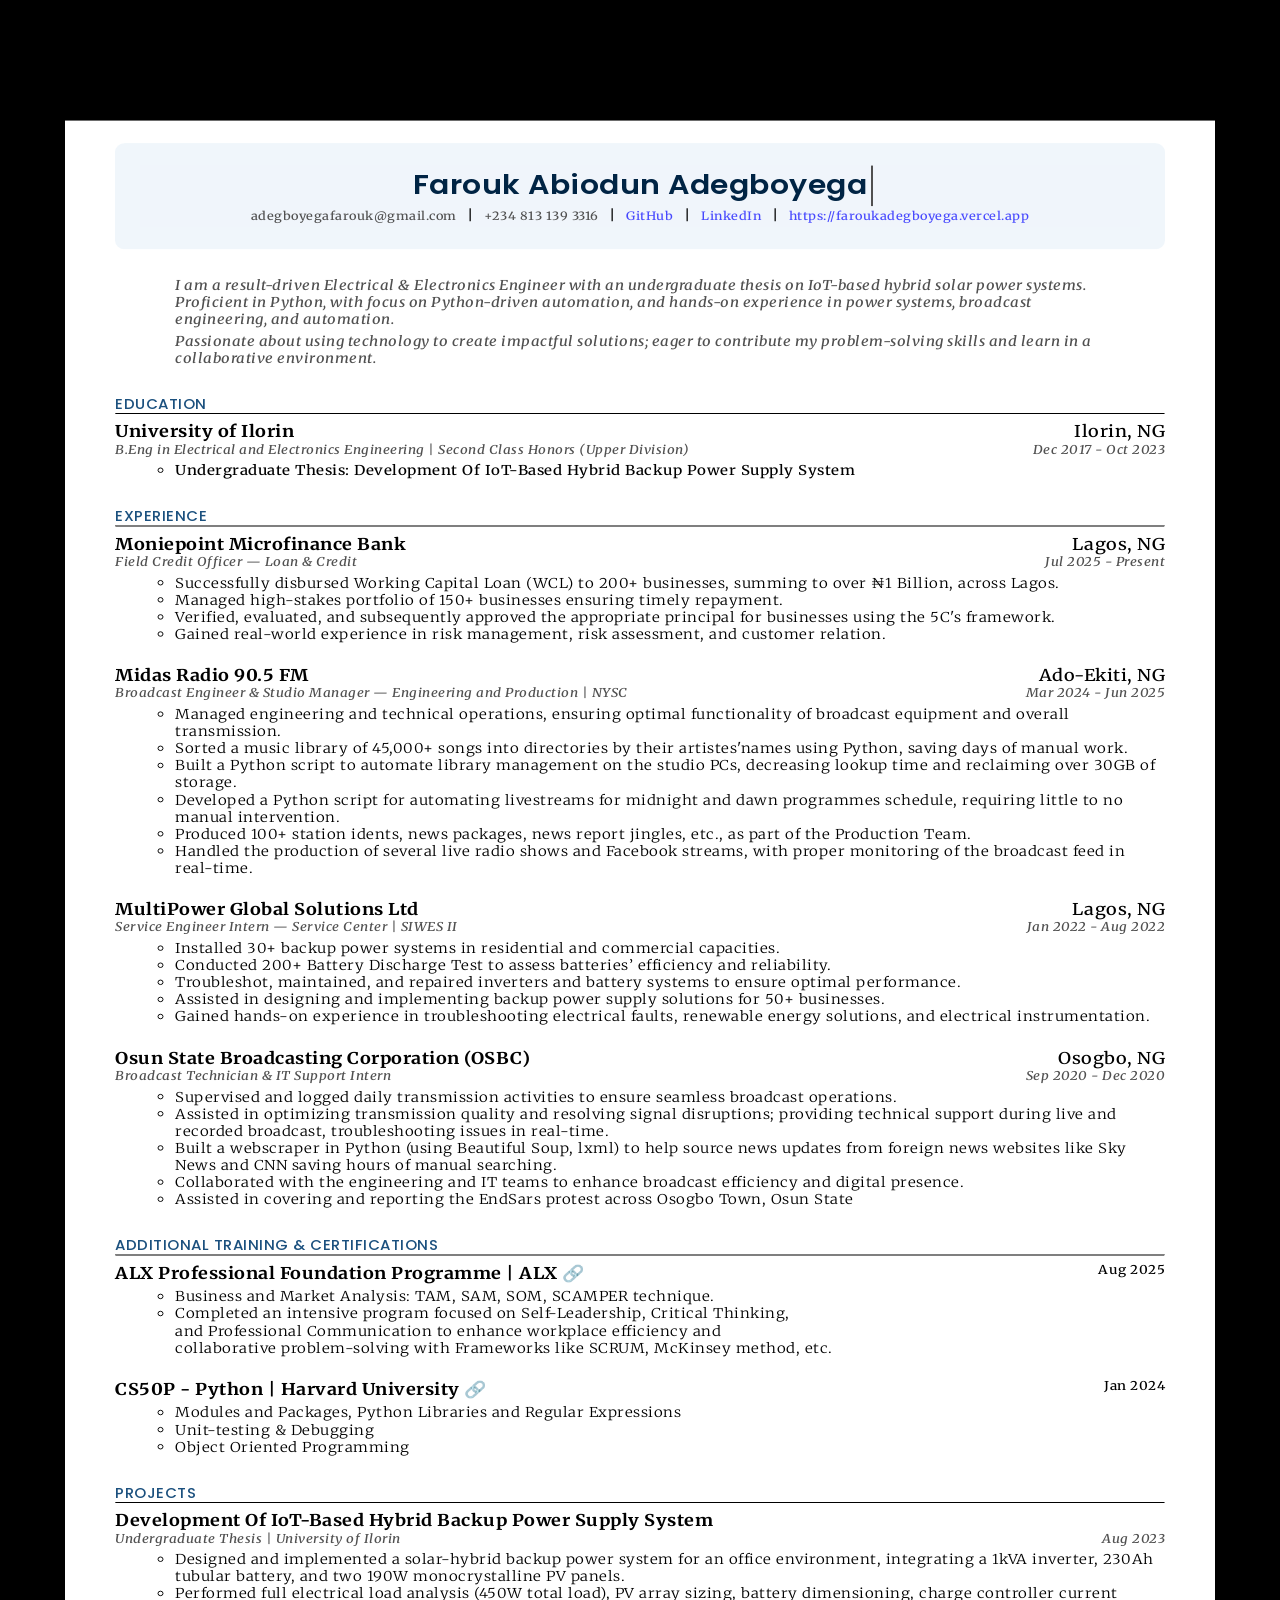
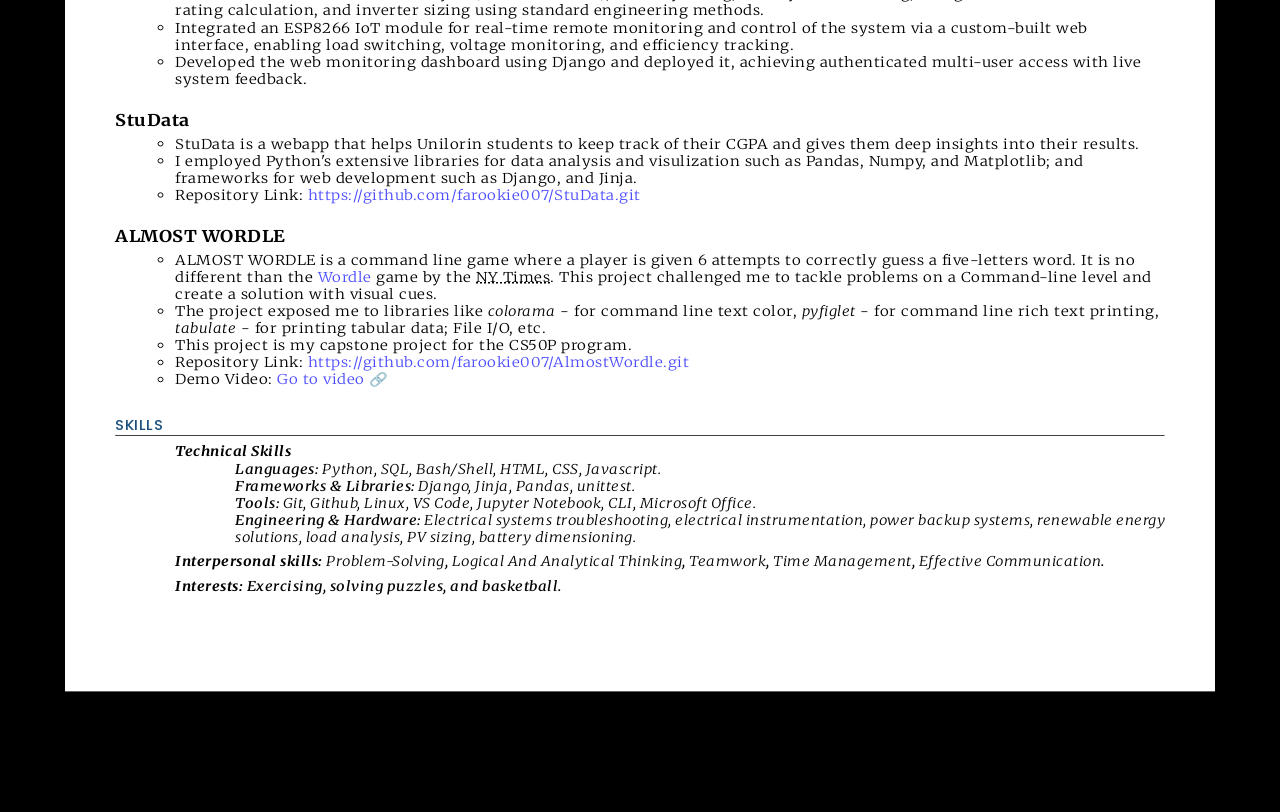
<file: index.html>
<!DOCTYPE html>
<html lang="en">
<head>
    <meta http-equiv="Content-Type" content="text/html; charset=UTF-8">
    <meta name="viewport" content="width=device-width, initial-scale=1.0">
    <link rel="stylesheet" href="./resume.css">
    <title>Farouk Adegboyega - CV</title>
</head>

<body>
    <div id="wrapper">
        <div id="top">
            <div id="bio-name" class="title name txt-center x-big">
                Farouk Abiodun Adegboyega
                <div class="job-title">
                    <!--
B.Eng. Electrical &amp;<br>Electronics Engineering
-->
                </div>
            </div>
            <ul id="contacts" class="x-small">
                <li>adegboyegafarouk@gmail.com</li>
                <li>|</li>
                <li>+234 813 139 3316</li>
                <li>|</li>
                <li><a href="https://github.com/farookie007" target="_blank" rel="noopener noreferrer">GitHub</a></li>
                <li>|</li>
                <li><a href="https://www.linkedin.com/in/faroukadegboyega" target="_blank" rel="noopener noreferrer">LinkedIn</a></li>
                <li>|</li>
                <li><a href="https://faroukadegboyega.vercel.app/">https://faroukadegboyega.vercel.app</a></li>
            </ul>
        </div>




        <div id="education" class="section">
            <div class="container">
                <div class="italics grey" id="pf-bio">
<p>
I am a result-driven Electrical & Electronics Engineer with an undergraduate thesis on IoT-based hybrid solar power systems. Proficient in Python, with focus on Python-driven automation, and hands-on experience in power systems, broadcast engineering, and automation.
</p>
<p>
Passionate about using technology to create impactful solutions; eager to contribute my problem-solving skills and learn in a collaborative environment.
</p>
                </div>
            </div>

        </div>



        <div id="education" class="section">
            <div class="title uppercase">Education</div>
            <hr>
            <div class="container">
                <div class="flex space-btw big">
                    <div class="x-bold">University of Ilorin</div>
                    <div class="bold">Ilorin, NG</div>
                </div>
                <div class="flex space-btw italics small grey">
                    <div>B.Eng in Electrical and Electronics Engineering | Second Class Honors (Upper Division)</div>
                    <div>Dec 2017 - Oct 2023</div>
                </div>
<ul class="indent">
<li>
<span class="bold">Undergraduate Thesis:</span> Development Of IoT-Based Hybrid Backup Power Supply System
</li>
</ul>

            </div>

        </div>
        <div id="experience" class="section">
            <div class="title uppercase">Experience</div>
            <hr>


            <div class="container">
                <div class="flex space-btw big">
                    <div class="x-bold">Moniepoint Microfinance Bank</div>
                    <div class="bold">Lagos, NG</div>
                </div>
                <div class="flex space-btw italics small grey">
                    <div>Field Credit Officer — Loan & Credit</div>
                    <div>Jul 2025 - Present</div>
                </div>
                <ul class="indent light">

                    <li>Successfully disbursed Working Capital Loan (WCL) to 200+ businesses, summing to over ₦1 Billion, across Lagos.</li>
                    <li>Managed high-stakes portfolio of 150+ businesses ensuring timely repayment.
</li>
                    <li>Verified, evaluated, and subsequently approved the appropriate principal for businesses using the 5C's framework.</li>
                    <li>Gained real-world experience in risk management, risk assessment, and customer relation. 
</li>
                </ul>
            </div>

            <div class="container">
                <div class="flex space-btw big">
                    <div class="x-bold">Midas Radio 90.5 FM</div>
                    <div class="bold">Ado-Ekiti, NG</div>
                </div>
                <div class="flex space-btw italics small grey">
                    <div>Broadcast Engineer &amp; Studio Manager — Engineering and Production | NYSC</div>
                    <div>Mar 2024 - Jun 2025</div>
                </div>
                <ul class="indent light">

                    <li>Managed engineering and technical operations, ensuring optimal functionality of broadcast equipment and overall transmission.</li>
                    <li>Sorted a music library of 45,000+ songs into directories by their artistes'names using Python, saving days of manual work.</li>
                    <li>Built a Python script to automate library management on the studio PCs, decreasing lookup time and reclaiming over 30GB of storage.</li>
                    <li>Developed a Python script for automating livestreams for midnight and dawn programmes schedule, requiring little to no manual intervention.</li>
                    <li>Produced 100+ station idents, news packages, news report jingles, etc., as part of the Production Team.</li>
                    <li>Handled the production of several live radio shows and Facebook streams, with proper monitoring of the broadcast feed in real-time.</li>

                </ul>
            </div>

            <div class="container">
                <div class="flex space-btw big">
                    <div class="x-bold">MultiPower Global Solutions Ltd</div>
                    <div class="bold">Lagos, NG</div>
                </div>
                <div class="flex space-btw italics small grey">
                    <div>Service Engineer Intern — Service Center | SIWES II</div>
                    <div>Jan 2022 - Aug 2022</div>
                </div>
                <ul class="indent light">

                    <li>Installed 30+ backup power systems in residential and commercial capacities.</li>
<li>Conducted 200+ Battery Discharge Test to assess batteries’ efficiency and reliability.</li> 
<li>Troubleshot, maintained, and repaired inverters and battery systems to ensure optimal performance.</li>
<li>Assisted in designing and implementing backup power supply solutions for 50+ businesses.</li>
<li>Gained hands-on experience in troubleshooting electrical faults, renewable energy solutions, and electrical instrumentation.</li>
                </ul>
            </div>

            <div class="container">
                <div class="flex space-btw big">
                    <div class="x-bold">Osun State Broadcasting Corporation (OSBC)</div>
                    <div class="bold">Osogbo, NG</div>
                </div>
                <div class="flex space-btw italics small grey">
                    <div>Broadcast Technician &amp; IT Support Intern</div>
                    <div>Sep 2020 - Dec 2020</div>
                </div>
                <ul class="indent light">

                    <li>Supervised and logged daily transmission activities to ensure seamless broadcast operations.</li>
<li>Assisted in optimizing transmission quality and resolving signal disruptions; providing technical support during live and recorded broadcast, troubleshooting issues in real-time.</li>
<li>Built a webscraper in Python (using Beautiful Soup, lxml) to help source news updates from foreign news websites like Sky News and CNN saving hours of manual searching.</li>
<li>Collaborated with the engineering and IT teams to enhance broadcast efficiency and digital presence.</li>
<li>Assisted in covering and reporting the EndSars protest across Osogbo Town, Osun State</li>
                </ul>
            </div>

        </div>



        <div id="experience" class="section">
            <div class="title uppercase">Additional Training & Certifications</div>
            <hr>

<div class="container">
                <div class="flex space-btw big">
                    <div class="x-bold">ALX Professional Foundation Programme | ALX   <a href="https://drive.google.com/file/d/1xMcPNUbZWKZ4kDth3dZz4weZKhwna_3b/view?usp=drivesdk" target="_blank">🔗</a></div>

                <div class="small">Aug 2025</div>
                </div>
                <div class="flex space-btw italics small grey">
                    <div></div>
                    <div> </div>
                </div>

               <ul class="indent light">
<li>
Business and Market Analysis: TAM, SAM, SOM, SCAMPER technique. 
</li>
                    <li>Completed an intensive program focused on Self-Leadership, Critical Thinking,<br>and Professional Communication to enhance workplace efficiency and<br>collaborative problem-solving with Frameworks like SCRUM, McKinsey method, etc.</li>
                </ul>
            </div>

<!--
            <div class="container">
                <div class="flex space-btw big">
                    <div class="x-bold">Python Developer  | Sololearn   <a href="https://www.sololearn.com/certificates/CC-RIOMHGPT" target="_blank">🔗</a></div>

<div class="small">May 2025</div>
                </div>
                <div class="flex space-btw italics small grey">
                    <div> </div>
                    <div> </div>
                </div>
                <ul class="indent light">
                    <li>Functional Programming (lambda, decorators)</li>
                    <li>Object Oriented Programming (Encapsulation, Polymorphism, Inheritance)</li>
                </ul>
            </div>
<div></div>
            <div class="container">
                <div class="flex space-btw big">
                    <div class="x-bold">Responsive Web Design | freeCodeCamp <a href="https://drive.google.com/file/d/1u6CyG3JQtvdtcFtoL5WkPFdaj8gxL1lP/view?usp=drivesdk" target="_blank">🔗</a></div>

<div class="small">Mar 2025</div>
                </div>
                <div class="flex space-btw italics small grey">
                    <div></div>
                    <div> </div>
                </div>
                <ul class="indent light">
                    <li>HTML5 & CSS3, Javascript</li>
                    <li>Responsive Design, Flexbox, CSS Grid</li>
                    <li>Media Queries and ARIA</li>
                </ul>
            </div>
-->

            <div class="container">
                <div class="flex space-btw big">
                    <div class="x-bold">CS50P - Python | Harvard University   <a href="https://certificates.cs50.io/2b8b7feb-5e75-4d9b-98f5-5593d5fef992.pdf?size=letter" target="_blank">🔗</a></div>

<div class="small">Jan 2024</div>
                </div>
                <div class="flex space-btw italics small grey">
                    <div></div>
                    <div></div>
                </div>
                <ul class="indent light">
                    <li>Modules and Packages, Python Libraries and Regular Expressions</li>
                    <li>Unit-testing & Debugging</li>
                    <li>Object Oriented Programming</li>
                </ul>
            </div>

        </div>



        <div id="projects" class="section">
            <div class="title uppercase">Projects</div>
            <hr>

<div class="container">
                <div class="flex space-btw big">
                    <div class="x-bold">Development Of IoT-Based Hybrid Backup Power Supply System</div>
                    <div class="bold"></div>
                </div>
                <div class="flex space-btw italics small grey">
                    <div>Undergraduate Thesis | University of Ilorin</div>
                    <div>Aug 2023</div>
                </div>
                <ul class="indent light">

                    <li>Designed and implemented a solar-hybrid backup power system for an office environment, integrating a 1kVA inverter, 230Ah tubular battery, and two 190W monocrystalline PV panels.</li>
                    <li>Performed full electrical load analysis (450W total load), PV array sizing, battery dimensioning, charge controller current rating calculation, and inverter sizing using standard engineering methods.</li>
                    <li>Integrated an ESP8266 IoT module for real-time remote monitoring and control of the system via a custom-built web interface, enabling load switching, voltage monitoring, and efficiency tracking.</li>
<li>
Developed the web monitoring dashboard using Django and deployed it, achieving authenticated multi-user access with live system feedback.
</li>

                </ul>
            </div>


            <div class="container">
                <div class="flex space-btw big">
                    <div class="x-bold">StuData</div>
                    <div class="bold"></div>
                </div>
                <div class="flex space-btw italics small grey">
                    <div></div>
                    <div></div>
                </div>
                <ul class="indent light">

                    <li>StuData is a webapp that helps Unilorin students to keep track of their CGPA and gives them
                        deep insights into their results.</li>
                    <li>I employed Python's extensive libraries for data analysis and visulization such as Pandas, Numpy, and Matplotlib; and frameworks for web development such as Django, and Jinja.</li>
                    <li>Repository Link: <a target="_blank" href="https://github.com/farookie007/StuData.git">https://github.com/farookie007/StuData.git</a>
                    </li>

                </ul>
            </div>

            <div class="container">
                <div class="flex space-btw big">
                    <div class="x-bold">ALMOST WORDLE</div>
                    <div class="bold"></div>
                </div>
                <div class="flex space-btw italics small grey">
                    <div></div>
                    <div></div>
                </div>
                <ul class="indent light">

                    <li>ALMOST WORDLE is a command line game where a player is given 6 attempts to correctly guess a
                        five-letters word. It is no different than the <a target="_blank"
                            href="https://en.wikipedia.org/wiki/Wordle">Wordle</a> game by the <abbr
                            title="New York Times">NY Times</abbr>. This project challenged me to tackle problems on a Command-line level and create a solution with visual cues.</li>
                    <li>The project exposed me to libraries like <em>colorama</em> - for command line text color,
                        <em>pyfiglet</em> - for command line rich text printing, <em>tabulate</em> - for printing
                        tabular data; File I/O, etc.</li>
                    <li>This project is my capstone project for the CS50P program.</li>
                    <li>Repository Link: <a target="_blank"
                            href="https://github.com/farookie007/AlmostWordle.git">https://github.com/farookie007/AlmostWordle.git</a>
                    </li>
<li>Demo Video: <a target="_blank"
                            href="https://drive.google.com/file/d/19DV7hsmlaQ3L15ZertzGIsBL7eY1LLD9/view?usp=drivesdk">Go to video 🔗</a>
                    </li>

                </ul>
            </div>

        </div>


        <div id="skills" class="section">
            <div class="title">Skills</div>
            <hr>
            <ul class="indent italics">
                <li>
                    <span class="x-bold">Technical Skills</span><br>
<div class="indent"> <span clss="x-bold">Languages:</span>
                    <span class="light">Python, SQL, Bash/Shell, HTML, CSS, Javascript.</span> </div>

<div class="indent"> <span clss="x-bold">Frameworks & Libraries:</span>
                    <span class="light">Django, Jinja, Pandas, unittest.</span> </div>

<div class="indent"> <span clss="x-bold">Tools:</span>
                    <span class="light">Git, Github, Linux, VS Code, Jupyter Notebook, CLI, Microsoft Office.</span> </div>

<div class="indent"> <span clss="x-bold">Engineering & Hardware:</span>
                    <span class="light">Electrical systems troubleshooting, electrical instrumentation, power backup systems, renewable energy solutions, load analysis, PV sizing, battery dimensioning.</span> </div>

                </li>

                <li>
                    <span class="x-bold">Interpersonal skills: </span>


                    <span class="light" title="">Problem-Solving</span>,

                    <span class="light" title="">Logical And Analytical Thinking</span>,

                    <span class="light" title="">Teamwork</span>,

                    <span class="light" title="">Time Management</span>,

                    <span class="light" title="">Effective Communication</span>.

                </li>
                <li>
                    <span class="x-bold">Interests: </span>
                    Exercising, solving puzzles, and basketball.
                </li>
            </ul>
        </div>
    </div>


</body>

</html>
</file>
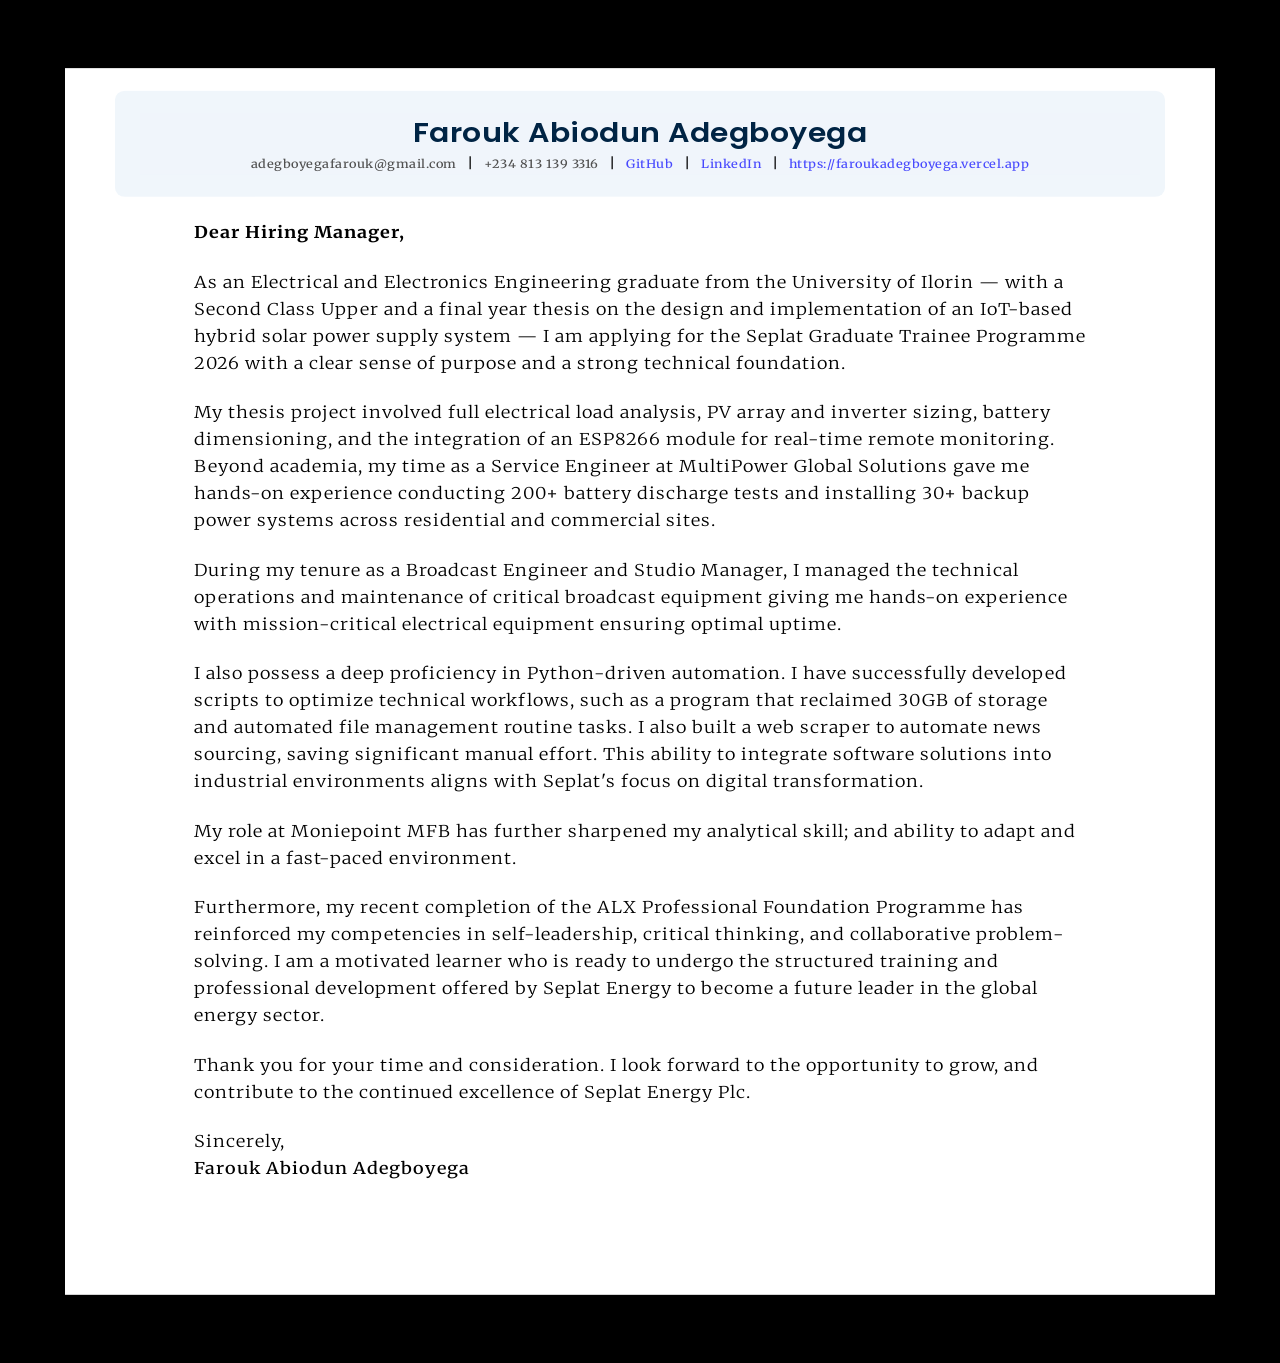
<file: resume.html>
<!DOCTYPE html>
<!-- saved from url=(0014)about:internet -->
<html lang="en">

<head>
    <meta http-equiv="Content-Type" content="text/html; charset=UTF-8">

    <meta name="viewport" content="width=device-width, initial-scale=1.0">
    <link rel="stylesheet" href="./resume.css">
    <title>Farouk Adegboyega - Cover Letter</title>


</head>

<body>
    <div id="wrapper">
        <div id="top">
            <div id="bio-name" class="title name txt-center x-big">
                Farouk Abiodun Adegboyega
            </div>
            <ul id="contacts" class="x-small">
                <li>adegboyegafarouk@gmail.com</li>
                <li>|</li>
                <li>+234 813 139 3316</li>
                <li>|</li>
                <li><a href="http://github.com/farookie007" target="_blank" rel="noopener noreferrer">GitHub</a></li>
                <li>|</li>
                <li><a href="http://linkedin/in/farookie007" target="_blank" rel="noopener noreferrer">LinkedIn</a></li>
                <li>|</li>
                <li><a href="https://faroukadegboyega.vercel.app/">https://faroukadegboyega.vercel.app</a></li>
            </ul>
        </div>

        <div id="cover-letter" class="section">
            <div class="container light big">




<p class="x-bold">
Dear Hiring Manager,
</p>
<p>
    As an Electrical and Electronics Engineering graduate from the University of
    Ilorin — with a Second Class Upper and a final year thesis on the design and
    implementation of an IoT-based hybrid solar power supply system — I am applying for
    the Seplat Graduate Trainee Programme 2026 with a clear sense of purpose and a strong technical foundation.
</p>
<p>
    My thesis project involved full electrical load analysis, PV array and inverter sizing, battery 
    dimensioning, and the integration of an ESP8266 module for real-time remote monitoring. Beyond academia, my time as a Service Engineer at MultiPower Global Solutions
    gave me hands-on experience conducting 200+ battery discharge tests and installing 30+ backup power systems across residential and commercial sites.
</p>

<p>
During my tenure as a Broadcast Engineer and Studio Manager, I managed the technical operations and maintenance of critical broadcast equipment giving me hands-on experience with mission-critical electrical equipment ensuring optimal uptime.
</p>
<p>
I also possess a deep proficiency in Python-driven automation. I have successfully developed scripts to optimize technical workflows, such as a program that reclaimed 30GB of storage and automated file management routine tasks. I also built a web scraper to automate news sourcing, saving significant manual effort. This ability to integrate software solutions into industrial environments aligns with Seplat's focus on digital transformation.
</p>
<p>
​My role at Moniepoint MFB has further sharpened my analytical skill; and ability to adapt and excel in a fast-paced environment.
</p>

<p>
​Furthermore, my recent completion of the ALX Professional Foundation Programme has reinforced my competencies in self-leadership, critical thinking, and collaborative problem-solving. I am a motivated learner who is ready to undergo the structured training and professional development offered by Seplat Energy to become a future leader in the global energy sector.
</p>
<p>
​Thank you for your time and consideration. I look forward to the opportunity to grow, and contribute to the continued excellence of Seplat Energy Plc.
​</p>
<p>
Sincerely,</br>
<span class="bold">Farouk Abiodun Adegboyega</span>
</p>


            </div>

        </div>
    </div>
</body>

</html>
</file>
<file: resume.css>
@import url('https://fonts.googleapis.com/css2?family=Poppins:ital,wght@0,100;0,300;0,400;0,500;0,700;0,900;1,100;1,300;1,400;1,500;1,700;1,900&display=swap');
@import url('https://fonts.googleapis.com/css2?family=Merriweather:ital,wght@0,100;0,300;0,400;0,500;0,700;0,900;1,100;1,300;1,400;1,500;1,700;1,900&display=swap');


:root {
    --grey: rgb(80, 80, 80);
}

* {
    padding: 0;
    margin: 0;
    box-sizing: border-box;

    /* border: 1px dotted red; */
}

html {
    font-family: "Merriweather", "Poppins", Verdana, Geneva, Tahoma, sans-serif;
    font-size: 15px;
    font-weight: 500;
    letter-spacing: 0.5px;
    transform: scaleY(0.9);
}

body {
    background-color: black;
    margin: auto;
}

#wrapper {
    padding: 50px 50px 100px;
    margin: auto;
    width: 1150px;
    min-height: 100vh;
    background-color: white;
}    

a,
a:visited,
a:active {
    text-decoration: none;
    color: rgba(0, 0, 255, 0.7);
}    

hr {
    border-bottom: 0;
    border-top: 1px solid black;
    margin-top: -1px;
    margin-bottom: 8px;
}    

div.container {
    margin-bottom: 25px;
}

div.container .small > a {
    color: var(--grey);
    /* color: black; */
    /* text-decoration: none; */
}

ul.indent {
    margin-top: 5px;
}

#pf-bio {
    margin: 1rem 4rem;
}

#pf-bio > p {
    margin: 5px 0;
}

#top {
    --border: 25px;
    background-color: rgba(180, 204, 236, 0.2);
    border: var(--border) solid rgba(180, 204, 236, 0.01);
    border-radius: 10px;
    margin-top: calc(-1 * var(--border));
}

#bio-name {
    position: relative;
    font-family: "Poppins";
}

#contacts {
    display: flex;
    margin: auto;
    justify-content: space-evenly;
    width: 80%;
    color: var(--grey);
}    

#contacts :nth-child(even) {
    font-size: 1rem;
    color: black;
}    

#contacts li {
    list-style-type: none;
    line-height: 1.5rem;
}    

#adjustable #wrapper {
    position: relative;
    width: 1512px;
    margin: auto;
    min-height: 100vh;
    padding: 0 25px;
    border: 1px solid transparent;
}    

#skills ul.flex {
    display: flex;
    justify-content: flex-start;
    flex-wrap: wrap;
}    

#skills ul.flex > li {
    margin-right: 30px;
    margin-bottom: 5px;
    list-style-type: none;
}    

#skills ul.flex > li::before {
    content: "•";
    margin-right: 3px;
}    

#skills > ul li {
    list-style-type: none;
    margin-bottom: 8px;
}    

#skills div.gap.flex > div {
    width: 50%;
}

#cover-letter {
    width: 85%;
    margin: 15px auto 0px;
    letter-spacing: 1px;
    line-height: 2rem;
}

#cover-letter p {
    margin: 25px 0;
}

.heading {
    margin: 20px 0 100px;
}    

.job-title {
    position: absolute;
    top: 0;
    /* right: 0; */
    border-left: 2px solid var(--grey);
    color: var(--grey);
    font-weight: 400;
    padding-left: 4px;
    margin-left: 4px;
    font-size: 1rem;
    display: inline-block;
    height: 100%;
    text-align: left;
    font-family: "Poppins";
}

.grey {
    color: var(--grey);
}

.gap {
    gap: 50px;
}

.gap .indent {
    margin-left: 2rem;
}

.txt-center {
    text-align: center;
}

.txt-right {
    text-align: right;
}

.txt-left {
    text-align: left;
}

.block {
    display: block;
    transition: transform 0.3s;
}

.block:hover {
    transform: scale(1.03);
}

.links-container a.block {
    --height: 250px;
    margin: 50px auto;
    width: 80%;
    height: var(--height);
    line-height: var(--height);
    border-radius: 15px;
    border: 3px solid transparent;
    box-shadow: 0 0 4px #ccc;
    color: unset;
}

.section .title {
    font-size: 1rem;
    text-transform: uppercase;
}

.title {
    font-size: 1.5rem;
    font-weight: 500;
    color: #1b507e;
    font-family: "Poppins";
    /* line-height: 1.5rem; */
}

.grey {
    color: var(--grey);
}

.name {
    font-weight: 600;
    color: #002444;
}

.flex {
    display: flex;
}

.space-btw {
    justify-content: space-between;
}

.italics {
    font-style: italic;
}

.light {
    font-weight: 300;
}

.bold {
    font-weight: 500;
}
.x-bold {
    font-weight: 700;
}

.wide {
    width: 40%;
}

.section {
    margin-top: 2rem;
}

.xx-big {
    font-size: 3rem;
}

.x-big {
    font-size: 2rem;
}

.big {
    font-size: 1.2rem;
}

.small {
    font-size: 0.9rem;
}

.x-small {
    font-size: 0.85rem;
}

.indent {
    margin-left: 4rem;
    list-style: circle;
}

.container {
    margin-bottom: 1rem;
    /* margin-left: 0.5rem; */
}

.void {
    height: 50px;
}

.bordered {
    border: 3px solid transparent ;
    box-shadow: 0 0 4px var(--grey);
    padding: 15px;
    border-radius: 10px;
}


@media screen and (max-width: 1512px) {
    #adjustable #wrapper {
      width: 100%;
    }
}


@media screen and (max-width: 600px) {
    .links-container a.block {
        --height: 80px;
    }

    .big {
        font-size: 1rem;
    }
}
</file>
